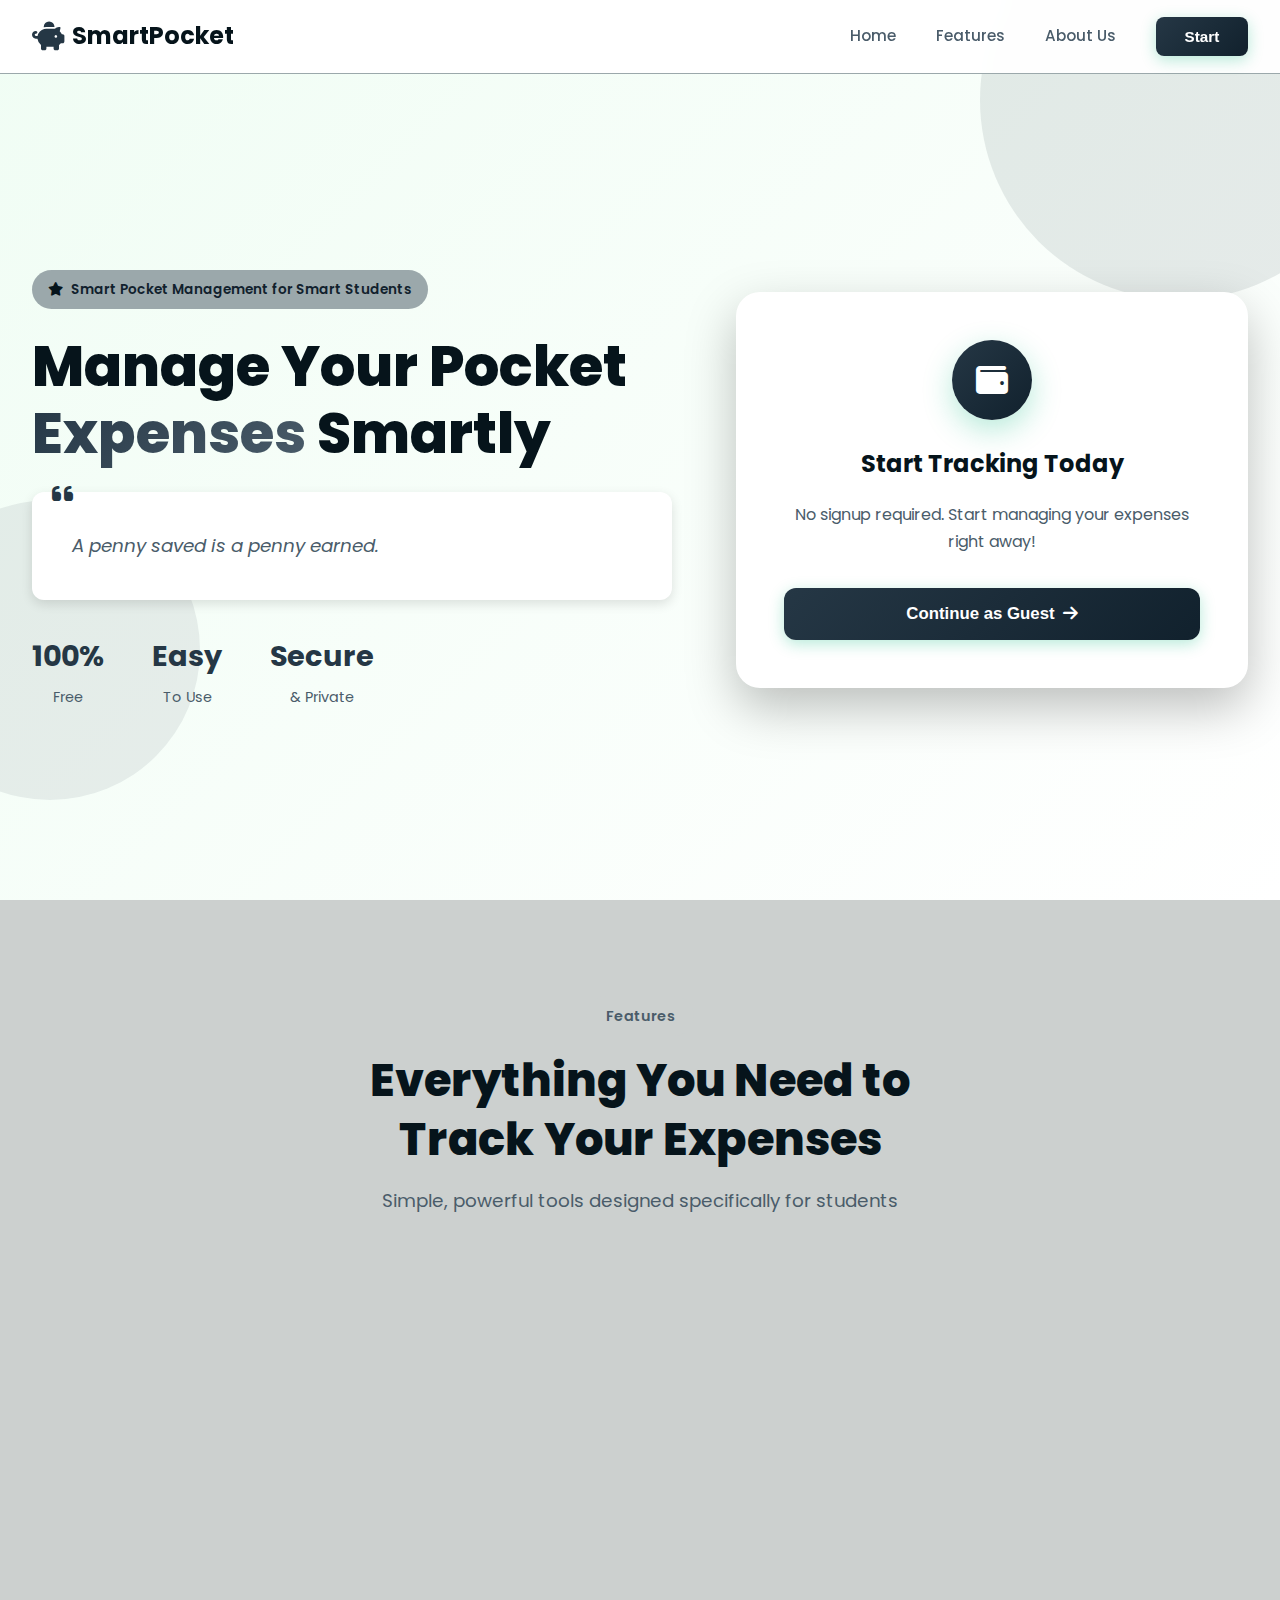
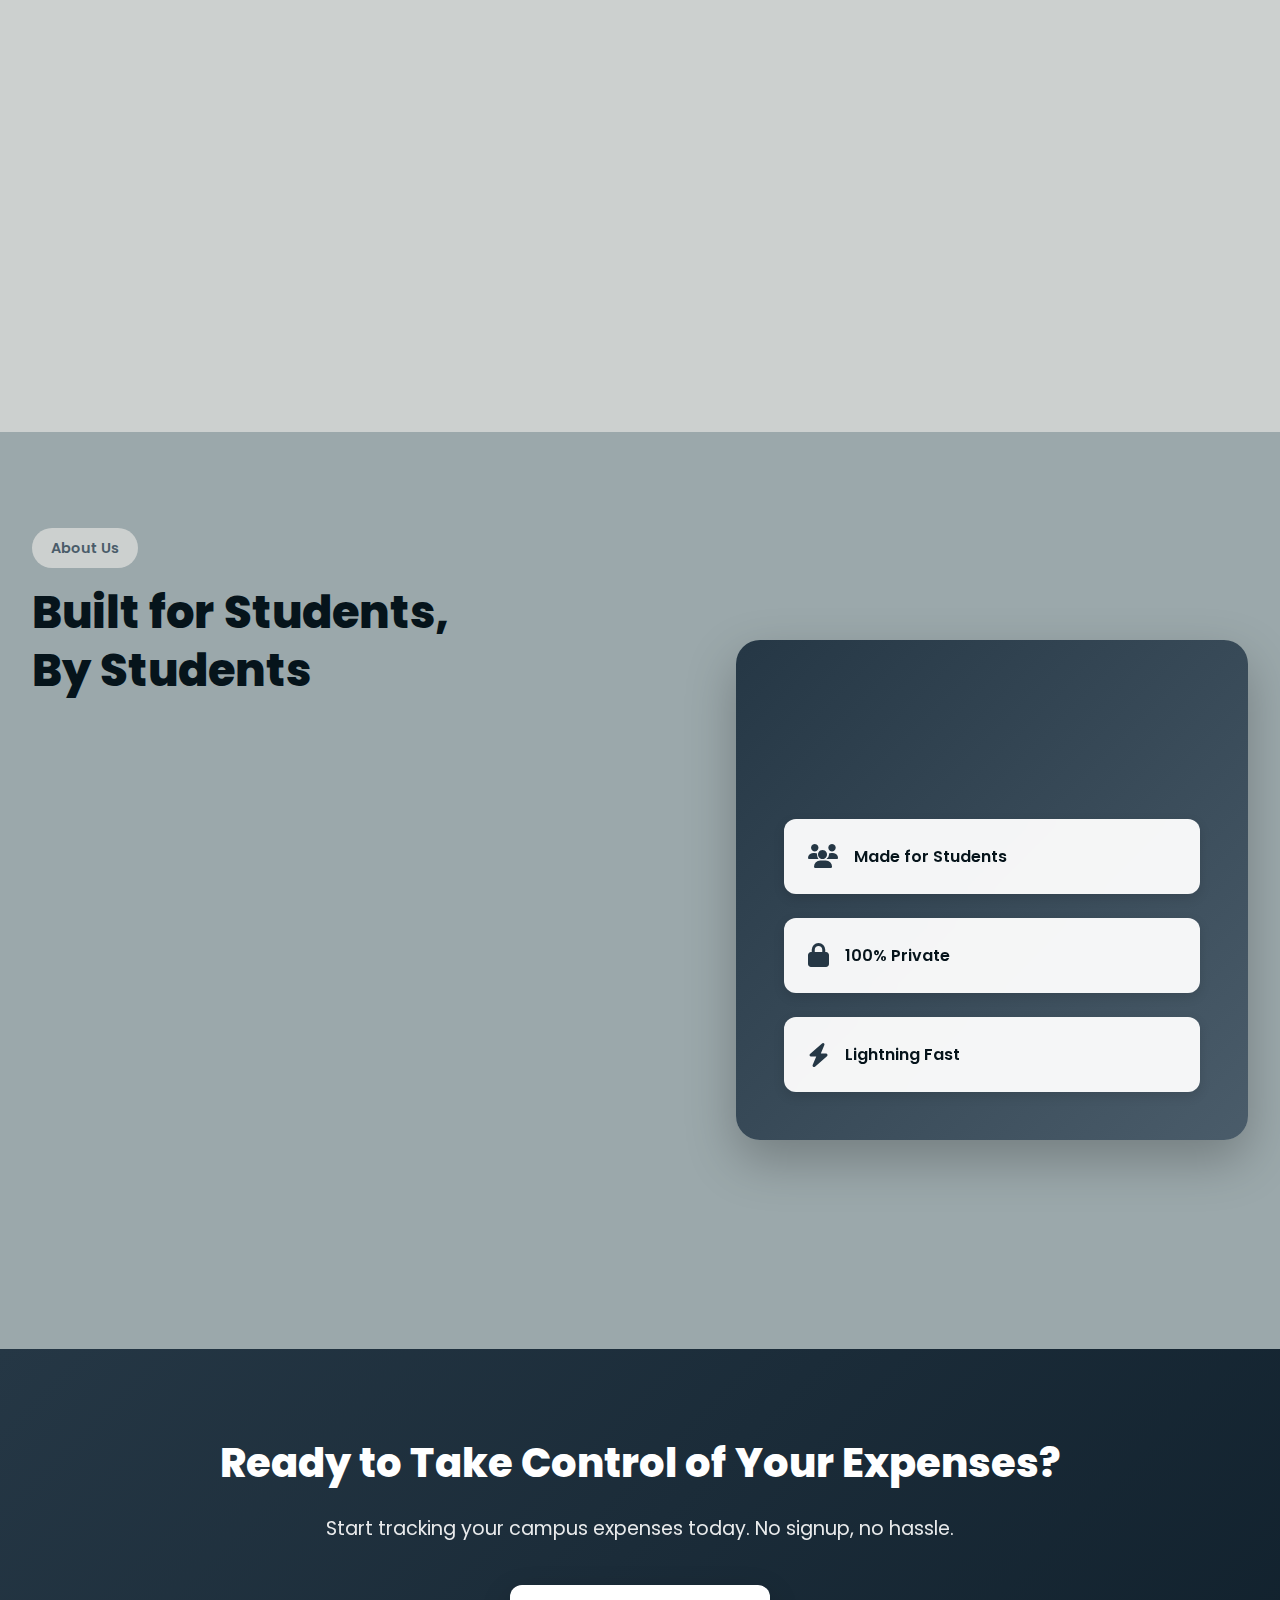
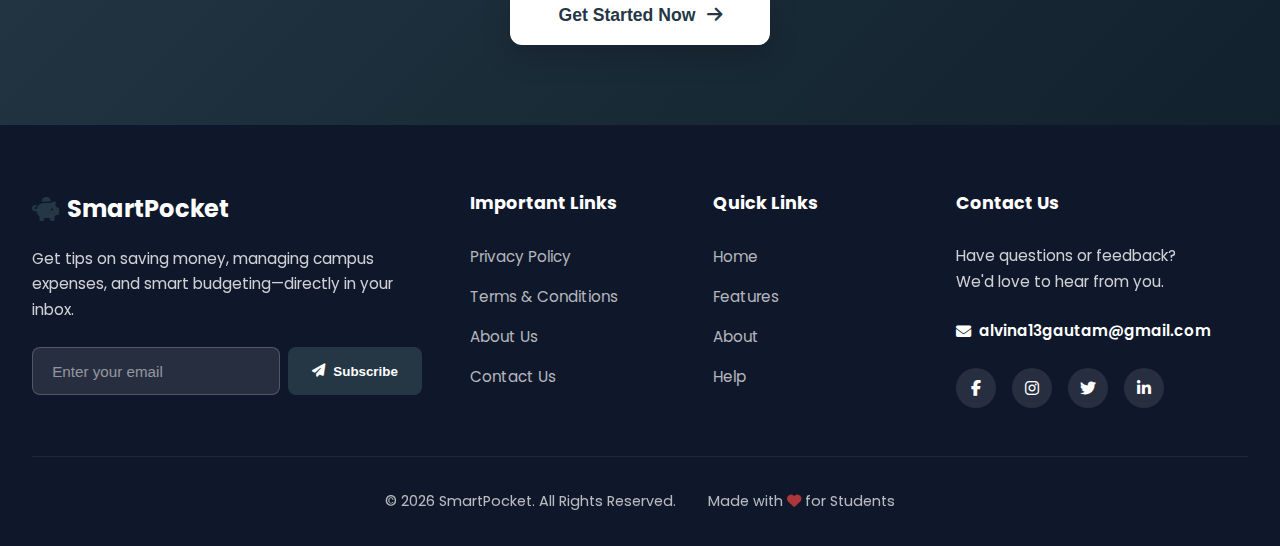
<file: index.html>
<!DOCTYPE html>
<html lang="en">
  <head>
    <meta charset="UTF-8" />
    <meta name="viewport" content="width=device-width, initial-scale=1.0" />
    <title>SmartPocket - Smartly Manage Your Expenses</title>

    <link
      rel="stylesheet"
      href="https://cdnjs.cloudflare.com/ajax/libs/font-awesome/6.4.0/css/all.min.css"
      crossorigin="anonymous"
      referrerpolicy="no-referrer"
    />

    <link rel="preconnect" href="https://fonts.googleapis.com" />
    <link rel="preconnect" href="https://fonts.gstatic.com" crossorigin />
    <link
      href="https://fonts.googleapis.com/css2?family=Poppins:wght@300;400;500;600;700;800&display=swap"
      rel="stylesheet"
    />

    <link rel="stylesheet" href="style.css" />
  </head>

  <body>
    <nav class="navbar" id="navbar">
      <div class="nav-container">
        <div class="brand-section">
          <h1 class="brand-title">
            <i class="fa-solid fa-piggy-bank"></i>
            <span>SmartPocket</span>
          </h1>
        </div>

        <div class="nav-menu" id="navMenu">
          <a href="#home" class="nav-link">Home</a>
          <a href="#features" class="nav-link">Features</a>
          <a href="#about" class="nav-link">About Us</a>
          <button class="nav-btn" id="startBtn">Start</button>
        </div>

        <div class="hamburger" id="hamburger">
          <span></span>
          <span></span>
          <span></span>
        </div>
      </div>
    </nav>

    <section class="hero-section" id="home">
      <div class="hero-bg-decoration">
        <div class="circle circle-1"></div>
        <div class="circle circle-2"></div>
        <div class="circle circle-3"></div>
      </div>

      <div class="hero-container">
        <div class="hero-left">
          <div class="hero-badge">
            <i class="fa-solid fa-star"></i>
            <span>Smart Pocket Management for Smart Students</span>
          </div>

          <h1 class="hero-title">
            Manage Your Pocket<br />
            <span class="highlight">Expenses</span> Smartly
          </h1>

          <div class="quote-container">
            <i class="fa-solid fa-quote-left quote-icon"></i>
            <p class="hero-quote" id="quoteText">
            </p>
          </div>

          <div class="hero-stats">
            <div class="stat-item">
              <div class="stat-number">100%</div>
              <div class="stat-label">Free</div>
            </div>
            <div class="stat-item">
              <div class="stat-number">Easy</div>
              <div class="stat-label">To Use</div>
            </div>
            <div class="stat-item">
              <div class="stat-number">Secure</div>
              <div class="stat-label">& Private</div>
            </div>
          </div>
        </div>

        <div class="hero-right">
          <div class="hero-card">
            <div class="card-icon">
              <i class="fa-solid fa-wallet"></i>
            </div>
            <h3>Start Tracking Today</h3>
            <p>No signup required. Start managing your expenses right away!</p>
            <button class="hero-btn" id="guestBtn">
              Continue as Guest
              <i class="fa-solid fa-arrow-right"></i>
            </button>
          </div>
        </div>
      </div>
    </section>

    <section class="features-section" id="features">
      <div class="section-container">
        <div class="section-header">
          <span class="section-badge">Features</span>
          <h2 class="section-title">
            Everything You Need to<br />Track Your Expenses
          </h2>
          <p class="section-subtitle">
            Simple, powerful tools designed specifically for students
          </p>
        </div>

        <div class="features-grid">
          <div class="feature-card">
            <div class="feature-icon">
              <i class="fa-solid fa-plus-circle"></i>
            </div>
            <h3>Quick Add</h3>
            <p>
              Add expenses in seconds with our intuitive interface. No
              complicated forms.
            </p>
          </div>

          <div class="feature-card">
            <div class="feature-icon">
              <i class="fa-solid fa-tags"></i>
            </div>
            <h3>Smart Categories</h3>
            <p>
              Organize expenses by Food, Travel, Books, Entertainment, and more.
            </p>
          </div>

          <div class="feature-card">
            <div class="feature-icon">
              <i class="fa-solid fa-chart-pie"></i>
            </div>
            <h3>Visual Reports</h3>
            <p>
              See where your money goes with beautiful charts and summaries.
            </p>
          </div>

          <div class="feature-card">
            <div class="feature-icon">
              <i class="fa-solid fa-calendar-alt"></i>
            </div>
            <h3>Date Tracking</h3>
            <p>
              Track expenses by day, week, or month to understand spending
              patterns.
            </p>
          </div>

          <div class="feature-card">
            <div class="feature-icon">
              <i class="fa-solid fa-database"></i>
            </div>
            <h3>Local Storage</h3>
            <p>
              Your data stays on your device. No servers, no privacy concerns.
            </p>
          </div>

          <div class="feature-card">
            <div class="feature-icon">
              <i class="fa-solid fa-mobile-alt"></i>
            </div>
            <h3>Mobile Friendly</h3>
            <p>
              Works perfectly on phones, tablets, and computers. Track anywhere!
            </p>
          </div>
        </div>
      </div>
    </section>

    <section class="about-section" id="about">
      <div class="section-container">
        <div class="about-content">
          <div class="about-left">
            <span class="section-badge">About Us</span>
            <h2 class="section-title">Built for Students,<br />By Students</h2>

            <div class="about-text-group">
              <div class="about-item">
                <div class="about-icon">
                  <i class="fa-solid fa-graduation-cap"></i>
                </div>
                <div class="about-text">
                  <h4>The Challenge</h4>
                  <p>
                    Many students find it difficult to keep track of small but
                    frequent expenses such as food, travel, and miscellaneous
                    spending. Money seems to disappear without knowing where it
                    went.
                  </p>
                </div>
              </div>

              <div class="about-item">
                <div class="about-icon">
                  <i class="fa-solid fa-lightbulb"></i>
                </div>
                <div class="about-text">
                  <h4>Our Solution</h4>
                  <p>
                    SmartPocket is a student-focused web application designed to
                    help college students manage and track their daily expenses
                    in a simple and organized manner. No complex features, just
                    what students actually need.
                  </p>
                </div>
              </div>

              <div class="about-item">
                <div class="about-icon">
                  <i class="fa-solid fa-code"></i>
                </div>
                <div class="about-text">
                  <h4>The Project</h4>
                  <p>
                    Developed as an academic project, SmartPocket applies core
                    web development concepts using HTML, CSS, and JavaScript. It
                    works directly in the browser without requiring any user
                    login or complex setup.
                  </p>
                </div>
              </div>
            </div>
          </div>

          <div class="about-right">
            <div class="about-image-card">
              <div class="about-stats-overlay">
                <div class="overlay-stat">
                  <i class="fa-solid fa-users"></i>
                  <span>Made for Students</span>
                </div>
                <div class="overlay-stat">
                  <i class="fa-solid fa-lock"></i>
                  <span>100% Private</span>
                </div>
                <div class="overlay-stat">
                  <i class="fa-solid fa-bolt"></i>
                  <span>Lightning Fast</span>
                </div>
              </div>
            </div>
          </div>
        </div>
      </div>
    </section>

    <section class="cta-section">
      <div class="cta-container">
        <div class="cta-content">
          <h2>Ready to Take Control of Your Expenses?</h2>
          <p>
            Start tracking your campus expenses today. No signup, no hassle.
          </p>
          <button class="cta-btn" id="ctaBtn">
            Get Started Now
            <i class="fa-solid fa-arrow-right"></i>
          </button>
        </div>
      </div>
    </section>

    <footer class="footer">
      <div class="footer-container">
        <div class="footer-newsletter">
          <h2><i class="fa-solid fa-piggy-bank"></i> SmartPocket</h2>
          <p>
            Get tips on saving money, managing campus expenses, and smart
            budgeting—directly in your inbox.
          </p>

          <div class="newsletter-form">
            <input
              type="email"
              placeholder="Enter your email"
              class="footer-input"
              id="emailInput"
            />
            <button class="footer-btn" id="subscribeBtn">
              <i class="fa-solid fa-paper-plane"></i>
              Subscribe
            </button>
          </div>
        </div>

        <div class="footer-links">
          <h3>Important Links</h3>
          <ul>
            <li><a href="#home">Privacy Policy</a></li>
            <li><a href="#home">Terms & Conditions</a></li>
            <li><a href="#about">About Us</a></li>
            <li><a href="#home">Contact Us</a></li>
          </ul>
        </div>

        <div class="footer-links">
          <h3>Quick Links</h3>
          <ul>
            <li><a href="#home">Home</a></li>
            <li><a href="#features">Features</a></li>
            <li><a href="#about">About</a></li>
            <li><a href="#home">Help</a></li>
          </ul>
        </div>

        <div class="footer-contact">
          <h3>Contact Us</h3>
          <p>
            Have questions or feedback?<br />
            We'd love to hear from you.
          </p>

          <p class="footer-email">
            <i class="fa-solid fa-envelope"></i>
            alvina13gautam@gmail.com
          </p>

          <div class="footer-socials">
            <a href="#" class="social-icon">
              <i class="fa-brands fa-facebook-f"></i>
            </a>
            <a href="#" class="social-icon">
              <i class="fa-brands fa-instagram"></i>
            </a>
            <a href="#" class="social-icon">
              <i class="fa-brands fa-twitter"></i>
            </a>
            <a href="#" class="social-icon">
              <i class="fa-brands fa-linkedin-in"></i>
            </a>
          </div>
        </div>
      </div>

      <div class="footer-bottom">
        <p>© 2026 SmartPocket. All Rights Reserved.</p>
        <p>Made with <i class="fa-solid fa-heart"></i> for Students</p>
      </div>
    </footer>

    <button class="back-to-top" id="backToTop">
      <i class="fa-solid fa-arrow-up"></i>
    </button>

    <div id="pageLoader">
      <div class="loader-content">
        <div class="rupee">₹</div>
        <p>Pocket getting readyy...</p>
      </div>
    </div>

    <script src="script.js"></script>
  </body>
</html>
</file>
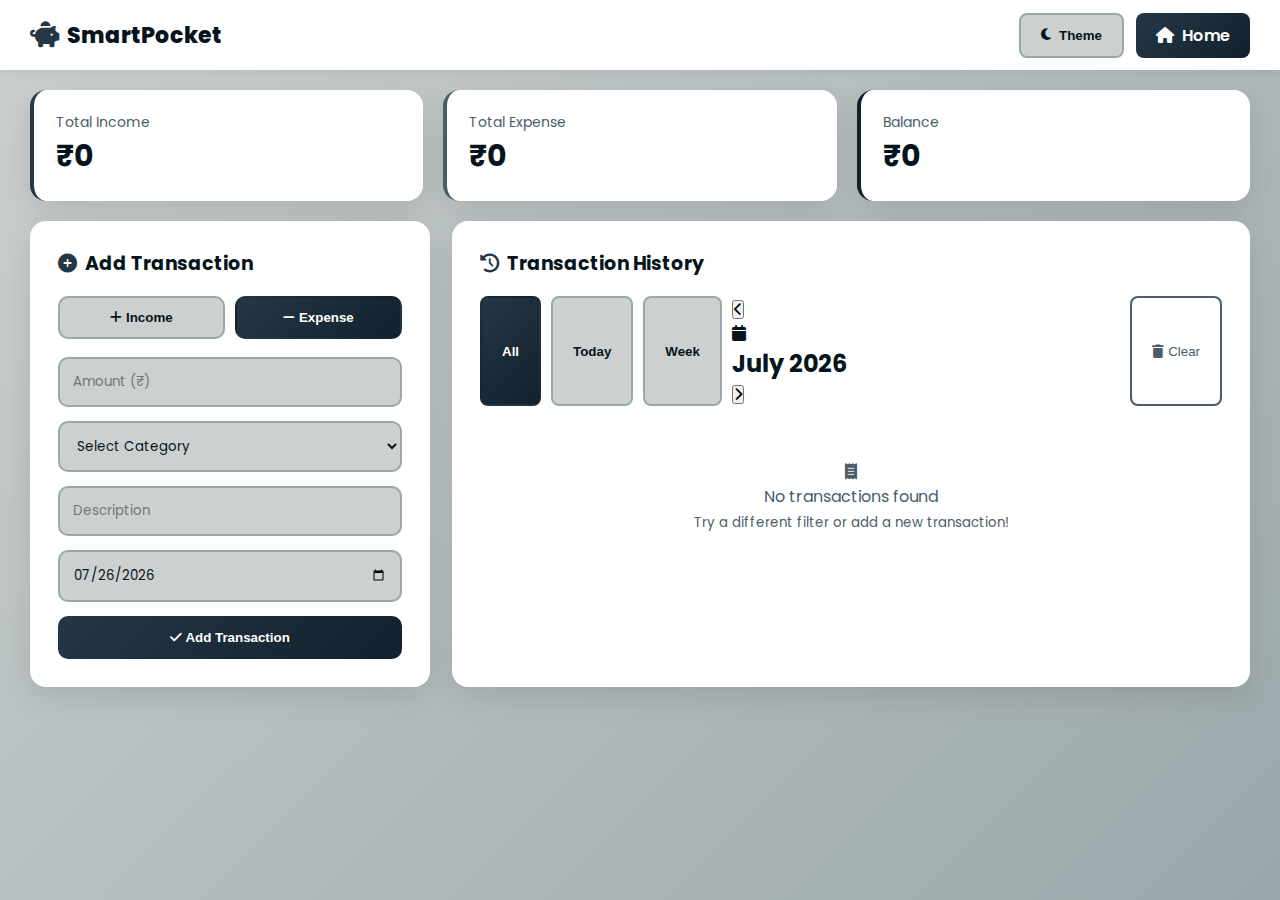
<file: app.html>
<!DOCTYPE html>
<html lang="en">
<head>
    <meta charset="UTF-8">
    <meta name="viewport" content="width=device-width, initial-scale=1.0">
    <title>SmartPocket</title>

    <link rel="stylesheet" href="https://cdnjs.cloudflare.com/ajax/libs/font-awesome/6.4.0/css/all.min.css">
    <link href="https://fonts.googleapis.com/css2?family=Poppins:wght@400;600;700;800&display=swap" rel="stylesheet">
    <link rel="stylesheet" href="app.css">
</head>
<body>

    <header class="topbar">
        <div class="logo">
            <i class="fa-solid fa-piggy-bank"></i>
            SmartPocket
        </div>
        <div class="top-actions">
            <button class="theme-btn" id="themeBtn">
                <i class="fa-solid fa-moon"></i>
                <span>Theme</span>
            </button>
            
            <a href="index.html" class="home-btn">
                <i class="fa-solid fa-house"></i>
                Home
            </a>
        </div>
    </header>

    <div class="app">
        
        <section class="stats">
            <div class="stat-card income">
                <p>Total Income</p>
                <h2 id="totalIncome">₹0</h2>
            </div>
            <div class="stat-card expense">
                <p>Total Expense</p>
                <h2 id="totalExpense">₹0</h2>
            </div>
            <div class="stat-card balance">
                <p>Balance</p>
                <h2 id="balance">₹0</h2>
            </div>
        </section>

        
        <section class="grid">
            
            <div class="box">
                <h3>
                    <i class="fa-solid fa-plus-circle"></i>
                    Add Transaction
                </h3>

                <div class="toggle">
                    <button class="toggle-btn" data-type="income">
                        <i class="fa-solid fa-plus"></i>
                            Income
                    </button>
                    <button class="toggle-btn active" data-type="expense">
                        <i class="fa-solid fa-minus"></i>
                            Expense
                    </button>
                </div>
                <form id="transactionForm">
                    <input 
                        type="number" 
                        id="amount" 
                        placeholder="Amount (₹)" 
                        step="any"
                        min="0"
                        required
                    >

                    <select id="category" required>
                        <option value="">Select Category</option>
                    </select>

                    <input 
                        type="text" 
                        id="description" 
                        placeholder="Description" 
                        required
                    >

                    <input 
                        type="date" 
                        id="date" 
                        required
                    >

                    <button type="submit" class="add-btn">
                        <i class="fa-solid fa-check"></i>
                        Add Transaction
                    </button>
                </form>
            </div>

            
            <div class="box">
                <h3>
                    <i class="fa-solid fa-history"></i>
                    Transaction History
                </h3>

                <div class="filters">
                    <button class="filter-btn active" data-filter="all">All</button>
                    <button class="filter-btn" data-filter="today">Today</button>
                    <button class="filter-btn" data-filter="week">Week</button>

                    <div class="month-selector">
                        <button class="month-nav-btn" id="prevMonth">
                            <i class="fa-solid fa-chevron-left"></i>
                        </button>

                        <div class="current-month">
                            <i class="fa-solid fa-calendar"></i>
                            <h2 id="monthDisplay">January 2026</h2>
                        </div>

                        <button class="month-nav-btn" id="nextMonth">
                            <i class="fa-solid fa-chevron-right"></i>
                        </button>
                    </div>

                    <button class="clear-btn" id="clearMonthBtn">
                        <i class="fa-solid fa-trash"></i>
                        Clear
                    </button>
                </div>

                <div id="transactionsList" class="transactions-list">
                    
                    <div class="empty" id="emptyState">
                        <i class="fa-solid fa-receipt"></i>
                        <p>No transactions this month</p>
                        <small>Add your first transaction for this month!</small>
                    </div>


                </div>
            </div>

        </section>

    </div>

    <script src="app.js"></script>
</body>
</html>
</file>
<file: style.css>
/* ================= RESET & BASE ================= */
* {
  margin: 0;
  padding: 0;
  box-sizing: border-box;
}

html {
  scroll-behavior: smooth;
  scroll-padding-top: 80px;
  max-width: 100vw;
  overflow-x: hidden;
}

body {
  font-family: "Poppins", sans-serif;
  background-color: #ffffff;
  color: #1e293b;
  line-height: 1.7;
  max-width: 100vw;
  overflow-x: hidden;
}

section {
  width: 100%;
  max-width: 100vw;
  overflow-x: hidden;
}

/* ================= VARIABLES ================= */
:root {
  /* ===== PRIMARY PALETTE (From Image) ===== */
  --primary: #253745;        /* Main brand color */
  --primary-dark: #11212D;   /* Darker shade */
  --primary-light: #9BA8AB;  /* Light accent */

  --secondary: #4A5C6A;      /* Secondary elements */
  --secondary-light: #CCD0CF;

  --accent: #06141B;         /* Strong contrast accents */

  /* ===== TEXT COLORS ===== */
  --text-dark: #06141B;
  --text-gray: #4A5C6A;
  --text-light: #9BA8AB;

  /* ===== BACKGROUNDS ===== */
  --bg-white: #CCD0CF;
  --bg-light: #9BA8AB;
  --bg-gray: #4A5C6A;

  /* ===== BORDERS ===== */
  --border: #9BA8AB;

  /* ===== SHADOWS (unchanged) ===== */
  --shadow-sm: 0 1px 3px rgba(0, 0, 0, 0.08);
  --shadow-md: 0 4px 12px rgba(0, 0, 0, 0.12);
  --shadow-lg: 0 10px 30px rgba(0, 0, 0, 0.18);
  --shadow-xl: 0 20px 50px rgba(0, 0, 0, 0.25);

  /* ===== RADIUS & TRANSITION ===== */
  --radius-sm: 8px;
  --radius-md: 12px;
  --radius-lg: 16px;
  --radius-xl: 24px;

  --transition: all 0.3s cubic-bezier(0.4, 0, 0.2, 1);
}

/* ================= NAVBAR ================= */
.navbar {
  position: fixed;
  top: 0;
  left: 0;
  width: 100%;
  background: rgba(255, 255, 255, 0.95);
  backdrop-filter: blur(10px);
  border-bottom: 1px solid var(--border);
  z-index: 1000;
  transition: var(--transition);
}

.navbar.scrolled {
  box-shadow: var(--shadow-md);
}

.nav-container {
  max-width: 1280px;
  margin: 0 auto;
  padding: 1rem 2rem;
  display: flex;
  justify-content: space-between;
  align-items: center;
}

.brand-title {
  font-size: 1.5rem;
  font-weight: 700;
  display: flex;
  align-items: center;
  gap: 0.5rem;
  color: var(--text-dark);
  cursor: pointer;
}

.brand-title i {
  color: var(--primary);
  font-size: 1.8rem;
}

.nav-menu {
  display: flex;
  align-items: center;
  gap: 2.5rem;
}

.nav-link {
  font-size: 0.95rem;
  font-weight: 500;
  color: var(--text-gray);
  text-decoration: none;
  position: relative;
  transition: var(--transition);
}

.nav-link::after {
  content: "";
  position: absolute;
  bottom: -5px;
  left: 0;
  width: 0;
  height: 2px;
  background: var(--primary);
  transition: var(--transition);
}

.nav-link:hover {
  color: var(--primary);
}

.nav-link:hover::after {
  width: 100%;
}

.nav-btn {
  padding: 0.7rem 1.8rem;
  background: linear-gradient(135deg, var(--primary), var(--primary-dark));
  color: white;
  border: none;
  border-radius: var(--radius-sm);
  font-size: 0.95rem;
  font-weight: 600;
  cursor: pointer;
  transition: var(--transition);
  box-shadow: 0 4px 15px rgba(16, 185, 129, 0.3);
}

.nav-btn:hover {
  transform: translateY(-2px);
  box-shadow: 0 6px 20px rgba(16, 185, 129, 0.4);
}

.hamburger {
  display: none;
  flex-direction: column;
  gap: 5px;
  cursor: pointer;
  z-index: 1001;
}

.hamburger span {
  width: 25px;
  height: 3px;
  background: var(--text-dark);
  border-radius: 2px;
  transition: var(--transition);
}

/* ================= HERO SECTION ================= */
.hero-section {
  position: relative;
  min-height: 100vh;
  display: flex;
  align-items: center;
  background: linear-gradient(135deg, #f0fdf4 0%, #ffffff 100%);
  padding-top: 80px;
  overflow: hidden;
}

.hero-bg-decoration .circle {
  position: absolute;
  border-radius: 50%;
  opacity: 0.1;
}

.circle-1 {
  width: 400px;
  height: 400px;
  background: var(--primary);
  top: -100px;
  right: -100px;
}

.circle-2 {
  width: 300px;
  height: 300px;
  background: var(--secondary);
  bottom: 100px;
  left: -100px;
}

.circle-3 {
  width: 200px;
  height: 200px;
  background: var(--accent);
  top: 50%;
  right: 10%;
}

.hero-container {
  max-width: 1280px;
  margin: 0 auto;
  padding: 0 2rem;
  display: flex;
  justify-content: space-between;
  align-items: center;
  gap: 4rem;
  position: relative;
  z-index: 1;
}

.hero-left {
  flex: 1;
  animation: fadeInUp 0.8s ease;
}

.hero-badge {
  display: inline-flex;
  align-items: center;
  gap: 0.5rem;
  padding: 0.5rem 1rem;
  background: var(--primary-light);
  color: var(--primary-dark);
  border-radius: 50px;
  font-size: 0.85rem;
  font-weight: 600;
  margin-bottom: 1.5rem;
}

.hero-badge i {
  color: var(--accent);
}

.hero-title {
  font-size: 3.5rem;
  font-weight: 800;
  line-height: 1.2;
  margin-bottom: 1.5rem;
  color: var(--text-dark);
}

.highlight {
  background: linear-gradient(135deg, var(--primary), var(--secondary));
  -webkit-background-clip: text;
  -webkit-text-fill-color: transparent;
  background-clip: text;
}

.quote-container {
  position: relative;
  padding: 1.5rem;
  background: white;
  border-radius: var(--radius-md);
  box-shadow: var(--shadow-md);
  margin-bottom: 2rem;
}

.quote-icon {
  position: absolute;
  top: -10px;
  left: 20px;
  color: var(--primary);
  font-size: 1.5rem;
}

.hero-quote {
  font-size: 1.15rem;
  font-style: italic;
  color: var(--text-gray);
  line-height: 1.8;
  padding-left: 1rem;
  min-height: 60px;
  display: flex;
  align-items: center;
}

.hero-stats {
  display: flex;
  gap: 3rem;
  margin-top: 2rem;
}

.stat-item {
  text-align: center;
}

.stat-number {
  font-size: 1.8rem;
  font-weight: 700;
  color: var(--primary);
  margin-bottom: 0.3rem;
}

.stat-label {
  font-size: 0.9rem;
  color: var(--text-gray);
}

.hero-right {
  flex: 0.8;
  animation: fadeInRight 0.8s ease;
}

.hero-card {
  background: white;
  padding: 3rem;
  border-radius: var(--radius-xl);
  box-shadow: var(--shadow-xl);
  text-align: center;
  transition: var(--transition);
}

.hero-card:hover {
  transform: translateY(-10px);
  box-shadow: 0 25px 60px rgba(0, 0, 0, 0.2);
}

.card-icon {
  width: 80px;
  height: 80px;
  margin: 0 auto 1.5rem;
  background: linear-gradient(135deg, var(--primary), var(--primary-dark));
  border-radius: 50%;
  display: flex;
  align-items: center;
  justify-content: center;
  font-size: 2rem;
  color: white;
  box-shadow: 0 10px 30px rgba(16, 185, 129, 0.3);
}

.hero-card h3 {
  font-size: 1.5rem;
  margin-bottom: 1rem;
  color: var(--text-dark);
}

.hero-card p {
  color: var(--text-gray);
  margin-bottom: 2rem;
  font-size: 1rem;
}

.hero-btn {
  width: 100%;
  padding: 1rem 2rem;
  background: linear-gradient(135deg, var(--primary), var(--primary-dark));
  color: white;
  border: none;
  border-radius: var(--radius-md);
  font-size: 1.05rem;
  font-weight: 600;
  cursor: pointer;
  transition: var(--transition);
  display: flex;
  align-items: center;
  justify-content: center;
  gap: 0.5rem;
  box-shadow: 0 4px 15px rgba(16, 185, 129, 0.3);
}

.hero-btn:hover {
  transform: translateY(-2px);
  box-shadow: 0 6px 25px rgba(16, 185, 129, 0.4);
}

/* ================= FEATURES SECTION ================= */
.features-section {
  padding: 6rem 2rem;
  background: var(--bg-white);
}

.section-container {
  max-width: 1280px;
  margin: 0 auto;
}

.section-header {
  text-align: center;
  margin-bottom: 4rem;
}

.section-badge {
  display: inline-block;
  padding: 0.5rem 1.2rem;
  background: var(--secondary-light);
  color: var(--secondary);
  border-radius: 50px;
  font-size: 0.9rem;
  font-weight: 600;
  margin-bottom: 1rem;
}

.section-title {
  font-size: 2.8rem;
  font-weight: 800;
  color: var(--text-dark);
  margin-bottom: 1rem;
  line-height: 1.3;
}

.section-subtitle {
  font-size: 1.15rem;
  color: var(--text-gray);
  max-width: 600px;
  margin: 0 auto;
}

.features-grid {
  display: grid;
  grid-template-columns: repeat(auto-fit, minmax(300px, 1fr));
  gap: 2rem;
}

.feature-card {
  padding: 2.5rem;
  background: white;
  border: 1px solid var(--border);
  border-radius: var(--radius-lg);
  transition: var(--transition);
  cursor: pointer;
}

.feature-card:hover {
  transform: translateY(-10px);
  box-shadow: var(--shadow-lg);
  border-color: var(--primary);
}

.feature-icon {
  width: 70px;
  height: 70px;
  background: linear-gradient(135deg, var(--primary-light), #ffffff);
  border-radius: var(--radius-md);
  display: flex;
  align-items: center;
  justify-content: center;
  font-size: 2rem;
  color: var(--primary);
  margin-bottom: 1.5rem;
  transition: var(--transition);
}

.feature-card:hover .feature-icon {
  background: linear-gradient(135deg, var(--primary), var(--primary-dark));
  color: white;
  transform: scale(1.1);
}

.feature-card h3 {
  font-size: 1.4rem;
  margin-bottom: 1rem;
  color: var(--text-dark);
}

.feature-card p {
  color: var(--text-gray);
  line-height: 1.7;
}

/* ================= ABOUT SECTION ================= */
.about-section {
  padding: 6rem 2rem;
  background: var(--bg-light);
}

.about-content {
  display: flex;
  gap: 4rem;
  align-items: center;
}

.about-left {
  flex: 1;
}

.about-text-group {
  margin-top: 2rem;
  display: flex;
  flex-direction: column;
  gap: 2rem;
}

.about-item {
  display: flex;
  gap: 1.5rem;
}

.about-icon {
  width: 60px;
  height: 60px;
  background: linear-gradient(135deg, var(--primary), var(--primary-dark));
  border-radius: var(--radius-md);
  display: flex;
  align-items: center;
  justify-content: center;
  font-size: 1.5rem;
  color: white;
  flex-shrink: 0;
}

.about-text h4 {
  font-size: 1.3rem;
  margin-bottom: 0.7rem;
  color: var(--text-dark);
}

.about-text p {
  color: var(--text-gray);
  line-height: 1.8;
}

.about-right {
  flex: 0.8;
}

.about-image-card {
  position: relative;
  height: 500px;
  background: linear-gradient(135deg, var(--primary), var(--secondary));
  border-radius: var(--radius-xl);
  padding: 3rem;
  display: flex;
  align-items: flex-end;
  box-shadow: var(--shadow-xl);
}

.about-stats-overlay {
  width: 100%;
  display: flex;
  flex-direction: column;
  gap: 1.5rem;
}

.overlay-stat {
  padding: 1.5rem;
  background: rgba(255, 255, 255, 0.95);
  backdrop-filter: blur(10px);
  border-radius: var(--radius-md);
  display: flex;
  align-items: center;
  gap: 1rem;
  font-weight: 600;
  color: var(--text-dark);
  box-shadow: var(--shadow-md);
}

.overlay-stat i {
  font-size: 1.5rem;
  color: var(--primary);
}

/* ================= CTA SECTION ================= */
.cta-section {
  padding: 5rem 2rem;
  background: linear-gradient(135deg, var(--primary), var(--primary-dark));
}

.cta-container {
  max-width: 900px;
  margin: 0 auto;
}

.cta-content {
  text-align: center;
  color: white;
}

.cta-content h2 {
  font-size: 2.5rem;
  font-weight: 800;
  margin-bottom: 1rem;
}

.cta-content p {
  font-size: 1.2rem;
  margin-bottom: 2.5rem;
  opacity: 0.9;
}

.cta-btn {
  padding: 1.2rem 3rem;
  background: white;
  color: var(--primary);
  border: none;
  border-radius: var(--radius-md);
  font-size: 1.1rem;
  font-weight: 700;
  cursor: pointer;
  transition: var(--transition);
  display: inline-flex;
  align-items: center;
  gap: 0.7rem;
  box-shadow: 0 10px 30px rgba(0, 0, 0, 0.2);
}

.cta-btn:hover {
  transform: translateY(-3px);
  box-shadow: 0 15px 40px rgba(0, 0, 0, 0.3);
}

/* ================= FOOTER ================= */
.footer {
  background: #0f172a;
  color: white;
  padding: 4rem 2rem 0;
}

.footer-container {
  max-width: 1280px;
  margin: 0 auto;
  display: grid;
  grid-template-columns: 2fr 1fr 1fr 1.5fr;
  gap: 3rem;
  padding-bottom: 3rem;
}

.footer-newsletter h2 {
  font-size: 1.5rem;
  margin-bottom: 1rem;
  display: flex;
  align-items: center;
  gap: 0.5rem;
}

.footer-newsletter h2 i {
  color: var(--primary);
}

.footer-newsletter p {
  font-size: 0.95rem;
  line-height: 1.7;
  margin-bottom: 1.5rem;
  opacity: 0.8;
}

.newsletter-form {
  display: flex;
  gap: 0.5rem;
}

.footer-input {
  flex: 1;
  padding: 0.9rem 1.2rem;
  border: 1px solid rgba(255, 255, 255, 0.2);
  background: rgba(255, 255, 255, 0.1);
  color: white;
  border-radius: var(--radius-sm);
  font-size: 0.95rem;
  transition: var(--transition);
}

.footer-input:focus {
  outline: none;
  border-color: var(--primary);
  background: rgba(255, 255, 255, 0.15);
}

.footer-input::placeholder {
  color: rgba(255, 255, 255, 0.5);
}

.footer-btn {
  padding: 0.9rem 1.5rem;
  background: var(--primary);
  color: white;
  border: none;
  border-radius: var(--radius-sm);
  font-weight: 600;
  cursor: pointer;
  transition: var(--transition);
  display: flex;
  align-items: center;
  gap: 0.5rem;
}

.footer-btn:hover {
  background: var(--primary-dark);
}

.footer-links h3,
.footer-contact h3 {
  margin-bottom: 1.5rem;
  font-size: 1.1rem;
}

.footer-links ul {
  list-style: none;
}

.footer-links li {
  margin-bottom: 0.8rem;
}

.footer-links a {
  color: rgba(255, 255, 255, 0.7);
  text-decoration: none;
  font-size: 0.95rem;
  transition: var(--transition);
}

.footer-links a:hover {
  color: var(--primary);
  padding-left: 5px;
}

.footer-contact p {
  font-size: 0.95rem;
  line-height: 1.7;
  opacity: 0.8;
  margin-bottom: 1rem;
}

.footer-email {
  display: flex;
  align-items: center;
  gap: 0.5rem;
  font-weight: 600;
  opacity: 1 !important;
  margin: 1.5rem 0;
}

.footer-socials {
  display: flex;
  gap: 1rem;
  margin-top: 1.5rem;
}

.social-icon {
  width: 40px;
  height: 40px;
  border-radius: 50%;
  background: rgba(255, 255, 255, 0.1);
  display: flex;
  align-items: center;
  justify-content: center;
  color: white;
  text-decoration: none;
  transition: var(--transition);
}

.social-icon:hover {
  background: var(--primary);
  transform: translateY(-3px);
}

.footer-bottom {
  border-top: 1px solid rgba(255, 255, 255, 0.1);
  padding: 2rem 0;
  text-align: center;
  display: flex;
  justify-content: center;
  align-items: center;
  gap: 2rem;
  font-size: 0.9rem;
  opacity: 0.7;
}

.footer-bottom i {
  color: #ef4444;
}

/* ================= BACK TO TOP ================= */
.back-to-top {
  position: fixed;
  bottom: 30px;
  right: 30px;
  width: 50px;
  height: 50px;
  background: var(--primary);
  color: white;
  border: none;
  border-radius: 50%;
  font-size: 1.2rem;
  cursor: pointer;
  opacity: 0;
  visibility: hidden;
  transition: var(--transition);
  box-shadow: var(--shadow-lg);
  z-index: 999;
}

.back-to-top.show {
  opacity: 1;
  visibility: visible;
}

.back-to-top:hover {
  background: var(--primary-dark);
  transform: translateY(-5px);
}

/* ================= TRANSITION / PAGE LOADER ================= */

#pageLoader {
  position: fixed;
  inset: 0;
  width: 100%;
  height: 100%;

  /* SmartPocket dark blue theme */
  background: linear-gradient(135deg, #06141B, #11212D);

  display: flex;
  align-items: center;
  justify-content: center;

  z-index: 9999;

  opacity: 0;
  pointer-events: none;
  transition: opacity 0.5s ease;
}

#pageLoader.active {
  opacity: 1;
  pointer-events: all;
}

/* ================= LOADER CONTENT ================= */

#pageLoader .loader-content {
  text-align: center;
  animation: fadeUp 0.6s ease;
}

#pageLoader h2 {
  color: #CCD0CF;
  font-size: 26px;
  font-weight: 700;
  margin-bottom: 6px;
}

#pageLoader p {
  color: #9BA8AB;
  font-size: 15px;
  letter-spacing: 0.4px;
}

/* ================= SPINNER ================= */

#pageLoader .spinner {
  width: 52px;
  height: 52px;
  margin: 0 auto 22px;

  border: 4px solid #253745;
  border-top: 4px solid #CCD0CF;
  border-radius: 50%;

  animation: spin 1s linear infinite;
}

/* ================= ANIMATIONS ================= */

@keyframes spin {
  to {
    transform: rotate(360deg);
  }
}

@keyframes fadeUp {
  from {
    opacity: 0;
    transform: translateY(15px);
  }
  to {
    opacity: 1;
    transform: translateY(0);
  }
}


/* ================= RESPONSIVE - TABLET ================= */
@media (max-width: 1024px) {
  .hero-title {
    font-size: 3rem;
  }

  .about-content {
    flex-direction: column;
  }

  .about-image-card {
    height: 400px;
  }
}

/* ================= RESPONSIVE - MOBILE ================= */
@media (max-width: 768px) {
  /* Navbar Mobile */
  .nav-container {
    padding: 0.8rem 1rem;
  }

  .brand-title {
    font-size: 1.2rem;
  }

  .brand-title i {
    font-size: 1.4rem;
  }

  .hamburger {
    display: flex;
  }

  .nav-menu {
    position: fixed;
    top: 65px;
    right: -100%;
    width: 70%;
    max-width: 280px;
    height: calc(100vh - 65px);
    background: white;
    flex-direction: column;
    align-items: flex-start;
    padding: 2rem 1.5rem;
    box-shadow: -5px 0 20px rgba(0, 0, 0, 0.15);
    transition: right 0.3s ease;
    overflow-y: auto;
  }

  .nav-menu.active {
    right: 0;
  }

  .nav-link {
    width: 100%;
    padding: 0.8rem 0;
    font-size: 1rem;
    border-bottom: 1px solid #f1f5f9;
  }

  .nav-link::after {
    display: none;
  }

  .nav-btn {
    width: 100%;
    margin-top: 1rem;
    padding: 0.9rem 1.5rem;
  }

  .hamburger.active span:nth-child(1) {
    transform: rotate(45deg) translate(5px, 5px);
  }

  .hamburger.active span:nth-child(2) {
    opacity: 0;
  }

  .hamburger.active span:nth-child(3) {
    transform: rotate(-45deg) translate(7px, -6px);
  }

  /* Hero Mobile */
  .hero-section {
    min-height: auto;
    padding: 100px 1rem 60px;
  }

  .hero-container {
    flex-direction: column;
    text-align: center;
    padding: 0 1rem;
    gap: 2rem;
  }

  .hero-left {
    width: 100%;
  }

  .hero-badge {
    font-size: 0.75rem;
    padding: 0.4rem 0.8rem;
    margin-bottom: 1rem;
  }

  .hero-title {
    font-size: 2rem;
    margin-bottom: 1rem;
  }

  .quote-container {
    padding: 1rem;
    margin-bottom: 1.5rem;
  }

  .hero-quote {
    font-size: 0.95rem;
    min-height: 50px;
    padding-left: 0.5rem;
  }

  .quote-icon {
    font-size: 1.2rem;
    left: 10px;
    top: -8px;
  }

  .hero-stats {
    gap: 1.5rem;
    flex-wrap: wrap;
    justify-content: space-around;
  }

  .stat-item {
    flex: 1;
    min-width: 80px;
  }

  .stat-number {
    font-size: 1.4rem;
  }

  .stat-label {
    font-size: 0.8rem;
  }

  .hero-right {
    width: 100%;
  }

  .hero-card {
    padding: 2rem 1.5rem;
  }

  .card-icon {
    width: 60px;
    height: 60px;
    font-size: 1.5rem;
    margin-bottom: 1rem;
  }

  .hero-card h3 {
    font-size: 1.3rem;
  }

  .hero-card p {
    font-size: 0.9rem;
    margin-bottom: 1.5rem;
  }

  .hero-bg-decoration {
    display: none;
  }

  /* Features Mobile */
  .features-section {
    padding: 3rem 1rem;
  }

  .section-title {
    font-size: 1.8rem;
  }

  .section-subtitle {
    font-size: 1rem;
    padding: 0 1rem;
  }

  .features-grid {
    gap: 1.5rem;
    grid-template-columns: 1fr;
  }

  .feature-card {
    padding: 1.8rem;
  }

  .feature-icon {
    width: 60px;
    height: 60px;
    font-size: 1.8rem;
    margin-bottom: 1rem;
  }

  .feature-card h3 {
    font-size: 1.2rem;
  }

  .feature-card p {
    font-size: 0.9rem;
  }

  /* About Mobile */
  .about-section {
    padding: 3rem 1rem;
  }

  .about-content {
    gap: 2rem;
    text-align: left;
  }

  .about-left {
    width: 100%;
  }

  .about-text-group {
    gap: 1.5rem;
    margin-top: 1.5rem;
  }

  .about-item {
    gap: 1rem;
    flex-direction: row;
    align-items: flex-start;
  }

  .about-icon {
    width: 50px;
    height: 50px;
    font-size: 1.2rem;
  }

  .about-text h4 {
    font-size: 1.1rem;
    margin-bottom: 0.5rem;
  }

  .about-text p {
    font-size: 0.9rem;
    line-height: 1.6;
  }

  .about-right {
    width: 100%;
  }

  .about-image-card {
    height: 350px;
    padding: 2rem;
  }

  .about-stats-overlay {
    gap: 1rem;
  }

  .overlay-stat {
    padding: 1rem;
    font-size: 0.9rem;
  }

  .overlay-stat i {
    font-size: 1.2rem;
  }

  /* CTA Mobile */
  .cta-section {
    padding: 3rem 1rem;
  }

  .cta-content h2 {
    font-size: 1.8rem;
  }

  .cta-content p {
    font-size: 1rem;
    margin-bottom: 2rem;
  }

  .cta-btn {
    padding: 1rem 2rem;
    font-size: 1rem;
    width: 100%;
    justify-content: center;
  }

  /* Footer Mobile */
  .footer {
    padding: 3rem 1rem 0;
  }

  .footer-container {
    grid-template-columns: 1fr;
    text-align: center;
    gap: 2rem;
    padding-bottom: 2rem;
  }

  .footer-newsletter h2 {
    font-size: 1.3rem;
  }

  .footer-newsletter p {
    font-size: 0.9rem;
  }

  .newsletter-form {
    flex-direction: column;
    gap: 0.8rem;
  }

  .footer-input,
  .footer-btn {
    font-size: 0.9rem;
    width: 100%;
  }

  .footer-btn {
    justify-content: center;
  }

  .footer-links h3,
  .footer-contact h3 {
    font-size: 1rem;
    margin-bottom: 1rem;
  }

  .footer-email {
    font-size: 0.9rem;
    justify-content: center;
  }

  .footer-socials {
    justify-content: center;
  }

  .social-icon {
    width: 36px;
    height: 36px;
    font-size: 0.9rem;
  }

  .footer-bottom {
    flex-direction: column;
    gap: 0.5rem;
    padding: 1.5rem 0;
    font-size: 0.8rem;
  }

  /* Back to Top Mobile */
  .back-to-top {
    bottom: 20px;
    right: 20px;
    width: 45px;
    height: 45px;
    font-size: 1rem;
  }

  /* Loader Mobile */
  .rupee {
    font-size: 60px;
  }

  .loader-content p {
    font-size: 16px;
  }

  /* Containers */
  .hero-container,
  .section-container,
  .cta-container,
  .footer-container {
    width: 100%;
    max-width: 100%;
    padding-left: 1rem;
    padding-right: 1rem;
  }

  /* Text Overflow */
  h1,
  h2,
  h3,
  h4,
  h5,
  h6,
  p {
    word-wrap: break-word;
    overflow-wrap: break-word;
  }

  /* Touch Targets */
  button,
  .nav-link,
  .feature-card,
  .social-icon {
    min-height: 44px;
    min-width: 44px;
  }

  .hero-btn,
  .cta-btn,
  .footer-btn {
    min-height: 48px;
  }

  /* Prevent Zoom on Input (iOS) */
  input,
  select,
  textarea {
    font-size: 16px !important;
  }
}

/* ================= RESPONSIVE - SMALL MOBILE ================= */
@media (max-width: 480px) {
  .hero-title {
    font-size: 1.7rem;
  }

  .hero-quote {
    font-size: 0.85rem;
  }

  .hero-stats {
    gap: 1rem;
  }

  .stat-item {
    min-width: 70px;
  }

  .stat-number {
    font-size: 1.2rem;
  }

  .stat-label {
    font-size: 0.75rem;
  }

  .hero-card {
    padding: 2rem;
  }

  .section-title {
    font-size: 1.6rem;
  }

  .section-subtitle {
    font-size: 0.9rem;
  }

  .feature-card {
    padding: 1.5rem;
  }

  .about-icon {
    width: 45px;
    height: 45px;
    font-size: 1rem;
  }

  .about-text h4 {
    font-size: 1rem;
  }

  .about-text p {
    font-size: 0.85rem;
  }

  .about-image-card {
    height: 300px;
    padding: 1.5rem;
  }

  .cta-content h2 {
    font-size: 1.5rem;
  }

  .cta-content p {
    font-size: 0.9rem;
  }
}
/* ================= RESPONSIVE - EXTRA SMALL ================= */
@media (max-width: 380px) {
  .feature-card {
    padding: 1.2rem;
  }

  .feature-icon {
    width: 50px;
    height: 50px;
    font-size: 1.5rem;
  }

  .feature-card h3 {
    font-size: 1.1rem;
  }

  .feature-card p {
    font-size: 0.85rem;
  }
}
</file>
<file: app.css>
/* ================= RESET ================= */
* {
  margin: 0;
  padding: 0;
  box-sizing: border-box;
}

/* ================= LIGHT THEME VARIABLES ================= */
:root {
  /* Backgrounds */
  --bg: #CCD0CF;
  --card: #ffffff;
  --border: #9BA8AB;

  /* Text */
  --text: #06141B;
  --muted: #4A5C6A;

  /* Accents */
  --green: #253745;   /* income */
  --red: #4A5C6A;     /* expense */
  --yellow: #11212D;  /* balance */

  /* Gradient */
  --gradient-start: #CCD0CF;
  --gradient-end: #9BA8AB;
}

/* ================= DARK THEME VARIABLES ================= */
body.dark-theme {
  --bg: #06141B;
  --card: #11212D;
  --border: #253745;

  --text: #CCD0CF;
  --muted: #9BA8AB;

  --green: #9BA8AB;
  --red: #4A5C6A;
  --yellow: #CCD0CF;

  --gradient-start: #06141B;
  --gradient-end: #11212D;
}

/* ================= BODY ================= */
body {
  font-family: 'Poppins', sans-serif;
  background: linear-gradient(135deg, var(--gradient-start), var(--gradient-end));
  color: var(--text);
  min-height: 100vh;
}

/* ================= TOPBAR ================= */
.topbar {
  height: 70px;
  background: var(--card);
  display: flex;
  justify-content: space-between;
  align-items: center;
  padding: 0 30px;
  position: sticky;
  top: 0;
  z-index: 100;
  box-shadow: 0 2px 10px rgba(0, 0, 0, 0.08);
}

.logo {
  font-weight: 800;
  font-size: 22px;
  display: flex;
  align-items: center;
  gap: 8px;
}

.logo i {
  color: var(--green);
  font-size: 26px;
}

.top-actions {
  display: flex;
  gap: 12px;
}

.theme-btn,
.home-btn {
  padding: 10px 20px;
  border-radius: 8px;
  font-weight: 600;
  display: flex;
  align-items: center;
  gap: 8px;
  cursor: pointer;
  transition: all 0.3s ease;
}

.theme-btn {
  background: var(--bg);
  color: var(--text);
  border: 2px solid var(--border);
}

.theme-btn:hover {
  background: var(--green);
  color: #fff;
}

.home-btn {
  background: linear-gradient(135deg, #253745, #11212D);
  color: #fff;
  text-decoration: none;
}

.home-btn:hover {
  transform: translateY(-2px);
}

/* ================= APP WRAPPER ================= */
.app {
  max-width: 1400px;
  margin: 20px auto;
  padding: 0 30px 20px;
}

/* ================= STATS ================= */
.stats {
  display: grid;
  grid-template-columns: repeat(3, 1fr);
  gap: 20px;
  margin-bottom: 20px;
}

.stat-card {
  background: var(--card);
  padding: 22px;
  border-radius: 16px;
  box-shadow: 0 10px 30px rgba(0, 0, 0, 0.1);
  transition: 0.3s ease;
}

.stat-card:hover {
  transform: translateY(-4px);
}

.stat-card p {
  color: var(--muted);
  font-size: 14px;
}

.stat-card h2 {
  font-size: 30px;
  font-weight: 700;
}

.stat-card.income {
  border-left: 4px solid var(--green);
}

.stat-card.expense {
  border-left: 4px solid var(--red);
}

.stat-card.balance {
  border-left: 4px solid var(--yellow);
}

/* ================= GRID ================= */
.grid {
  display: grid;
  grid-template-columns: 400px 1fr;
  gap: 22px;
}

.box {
  background: var(--card);
  padding: 28px;
  border-radius: 16px;
  box-shadow: 0 10px 30px rgba(0, 0, 0, 0.1);
}

.box h3 {
  font-size: 19px;
  margin-bottom: 18px;
  display: flex;
  align-items: center;
  gap: 8px;
}

.box h3 i {
  color: var(--green);
}

/* ================= TOGGLE ================= */
.toggle {
  display: grid;
  grid-template-columns: 1fr 1fr;
  gap: 10px;
  margin-bottom: 18px;
}

.toggle-btn {
  padding: 12px;
  border-radius: 10px;
  border: 2px solid var(--border);
  background: var(--bg);
  color: var(--text);
  font-weight: 600;
  cursor: pointer;
  transition: 0.3s;
}

.toggle-btn.active {
  background: linear-gradient(135deg, #253745, #11212D);
  color: #fff;
  border-color: transparent;
}

/* ================= FORM ================= */
input,
select {
  width: 100%;
  padding: 13px;
  margin-bottom: 14px;
  border-radius: 10px;
  border: 2px solid var(--border);
  background: var(--bg);
  color: var(--text);
  font-family: inherit;
}

input:focus,
select:focus {
  outline: none;
  border-color: var(--green);
}

/* ================= BUTTON ================= */
.add-btn {
  width: 100%;
  padding: 14px;
  border-radius: 10px;
  border: none;
  background: linear-gradient(135deg, #253745, #11212D);
  color: #fff;
  font-weight: 700;
  cursor: pointer;
  transition: 0.3s;
}

.add-btn:hover {
  transform: translateY(-2px);
}

/* ================= FILTERS ================= */
.filters {
  display: flex;
  gap: 10px;
  margin-bottom: 18px;
  flex-wrap: wrap;
}

.filter-btn {
  padding: 10px 20px;
  border-radius: 8px;
  border: 2px solid var(--border);
  background: var(--bg);
  color: var(--text);
  font-weight: 600;
  cursor: pointer;
}

.filter-btn.active {
  background: linear-gradient(135deg, #253745, #11212D);
  color: #fff;
  border-color: transparent;
}

.clear-btn {
  margin-left: auto;
  padding: 10px 20px;
  border-radius: 8px;
  border: 2px solid var(--red);
  background: transparent;
  color: var(--red);
  cursor: pointer;
}

/* ================= TRANSACTIONS ================= */
.transactions-list {
  max-height: 390px;
  overflow-y: auto;
}

.transaction-item {
  padding: 18px;
  background: var(--bg);
  border-radius: 12px;
  margin-bottom: 12px;
  display: flex;
  justify-content: space-between;
  border-left: 4px solid var(--green);
}

.transaction-item.expense {
  border-left-color: var(--red);
}

.transaction-amount {
  font-weight: 700;
  font-size: 20px;
}

/* ================= EMPTY ================= */
.empty {
  text-align: center;
  padding: 35px 20px;
  color: var(--muted);
}
</file>
